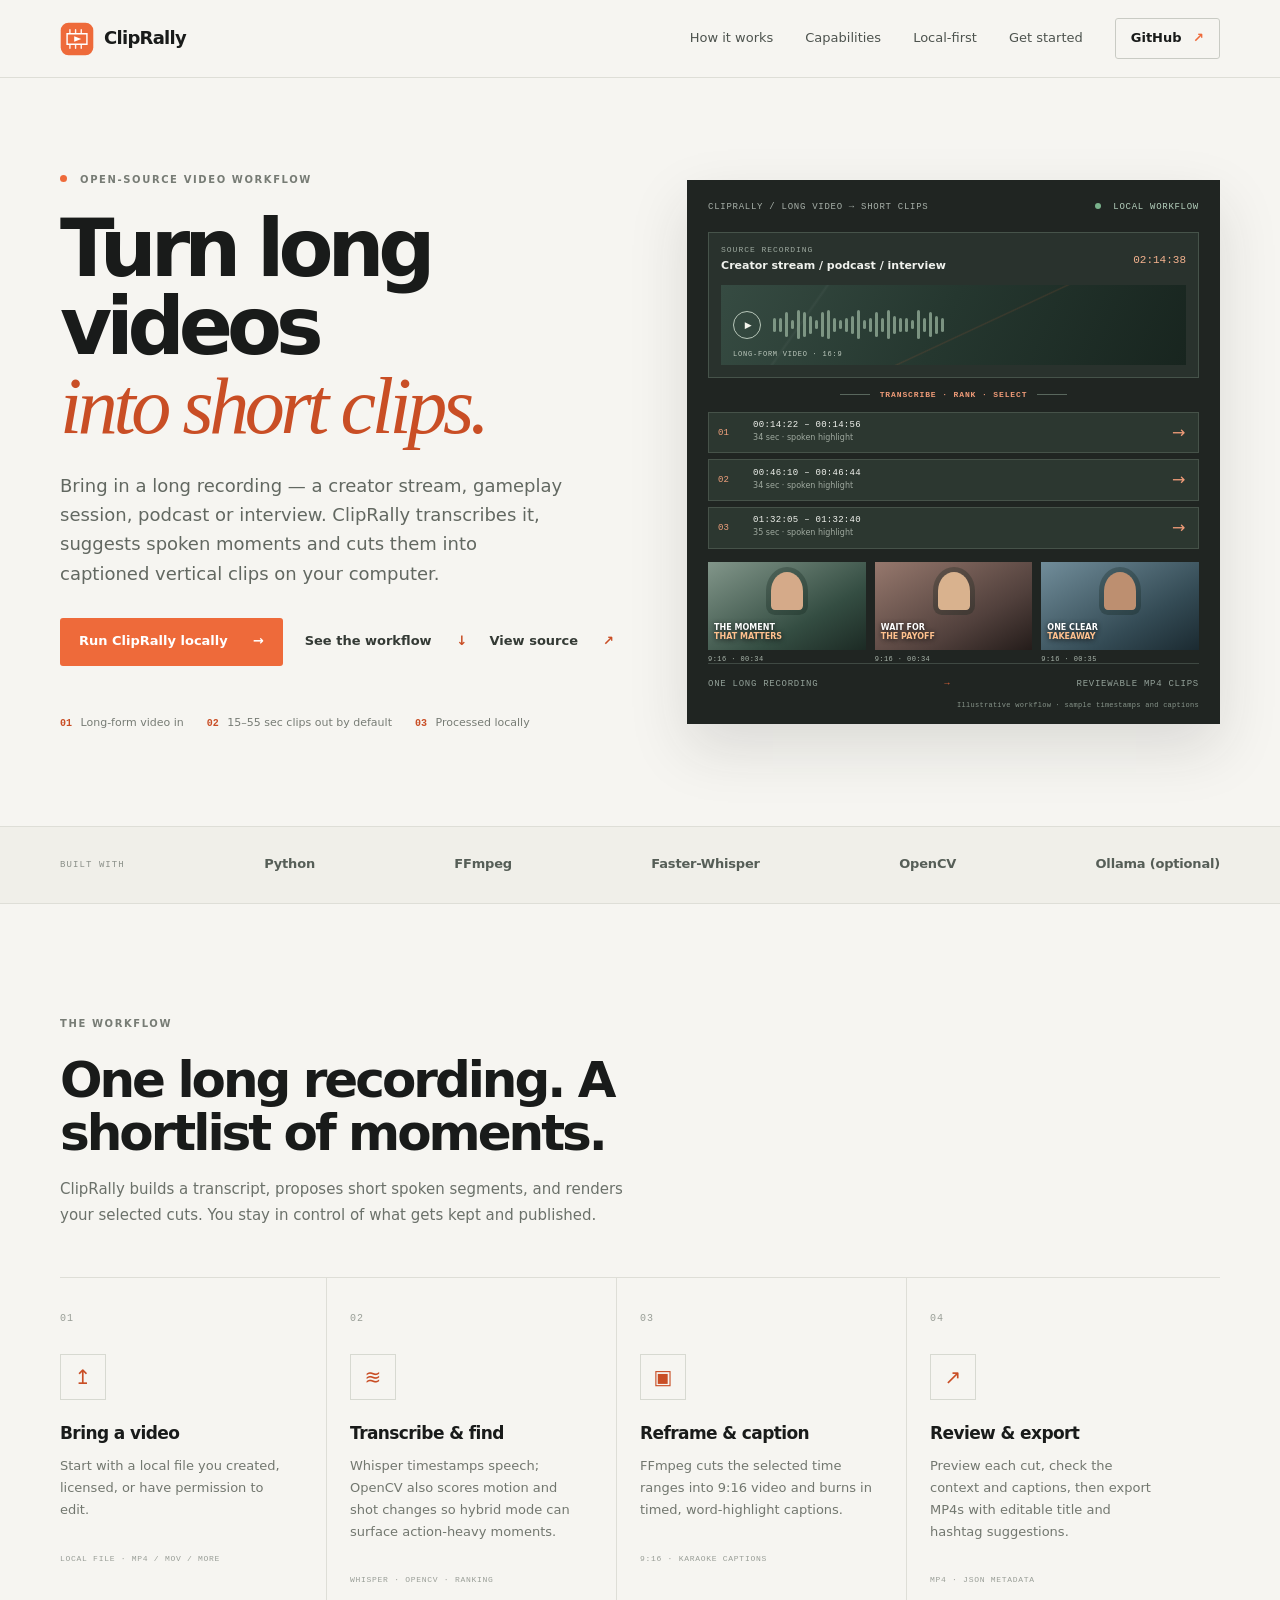
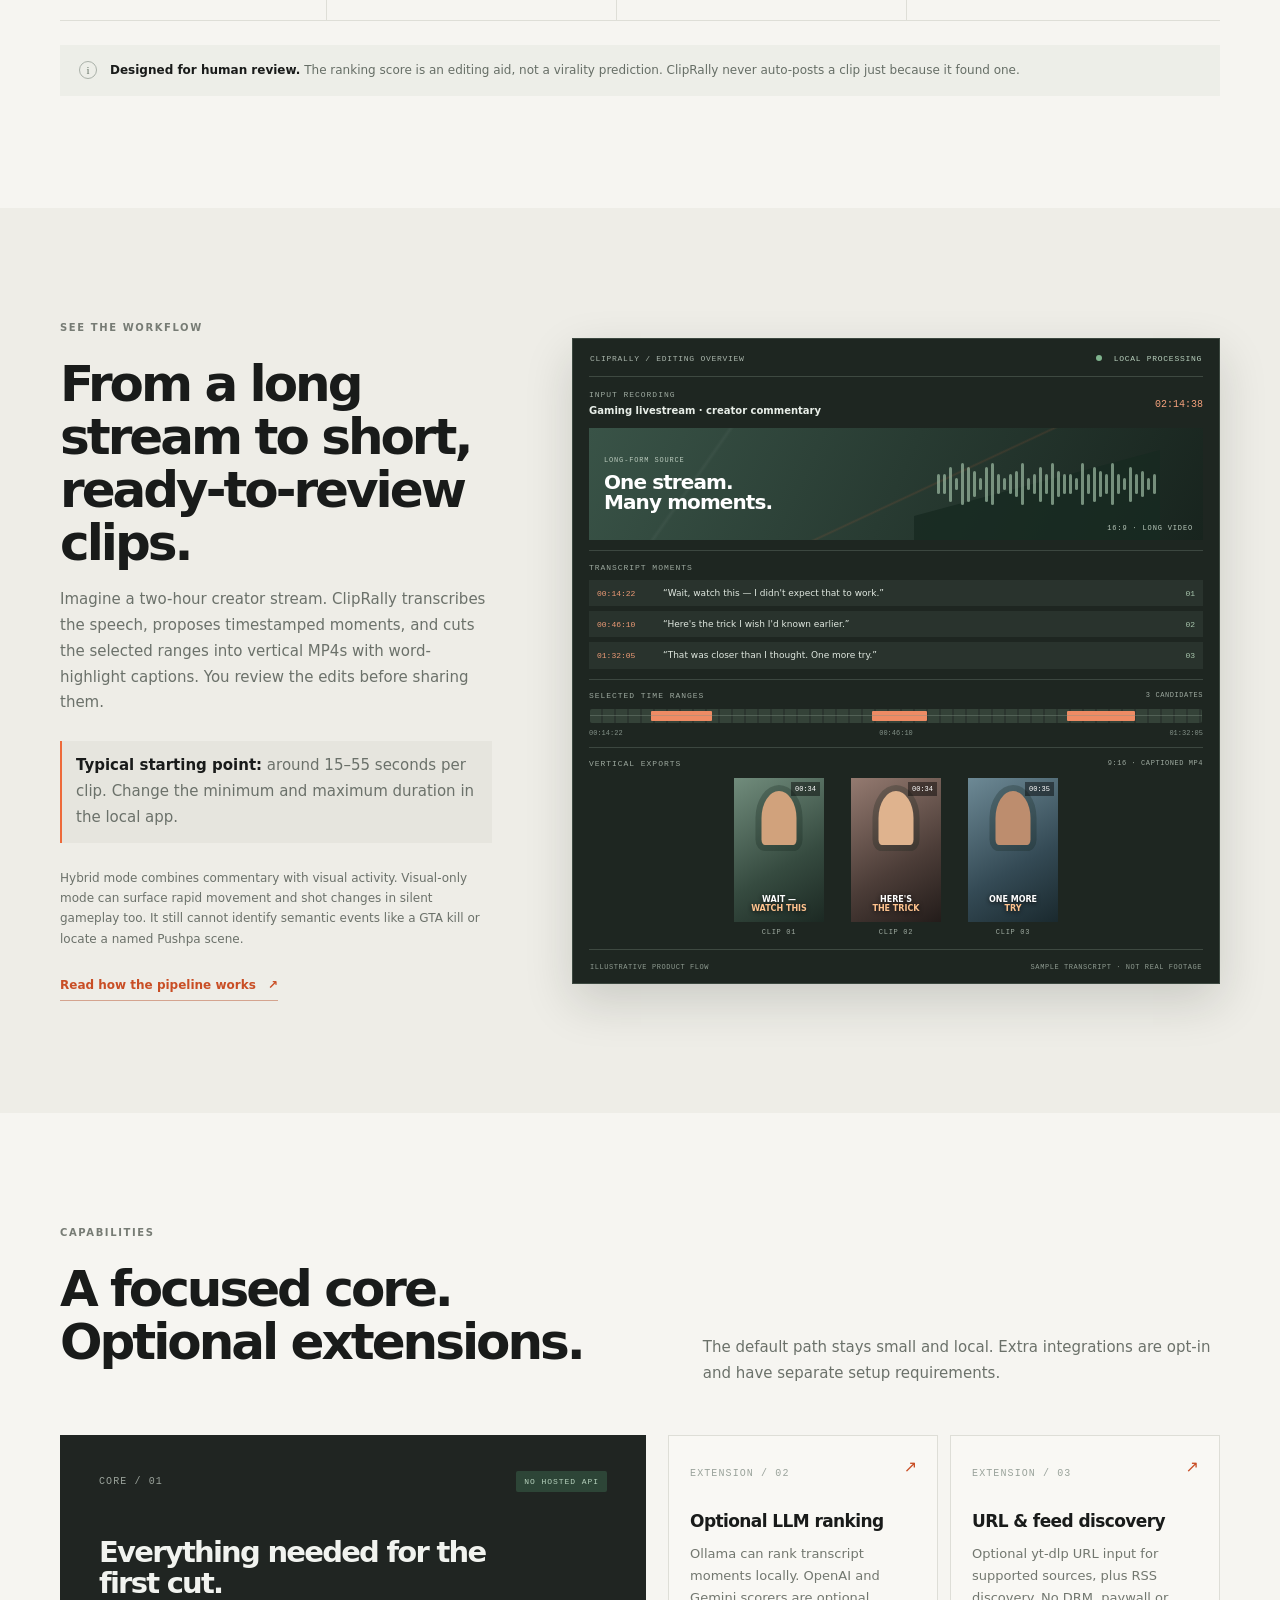
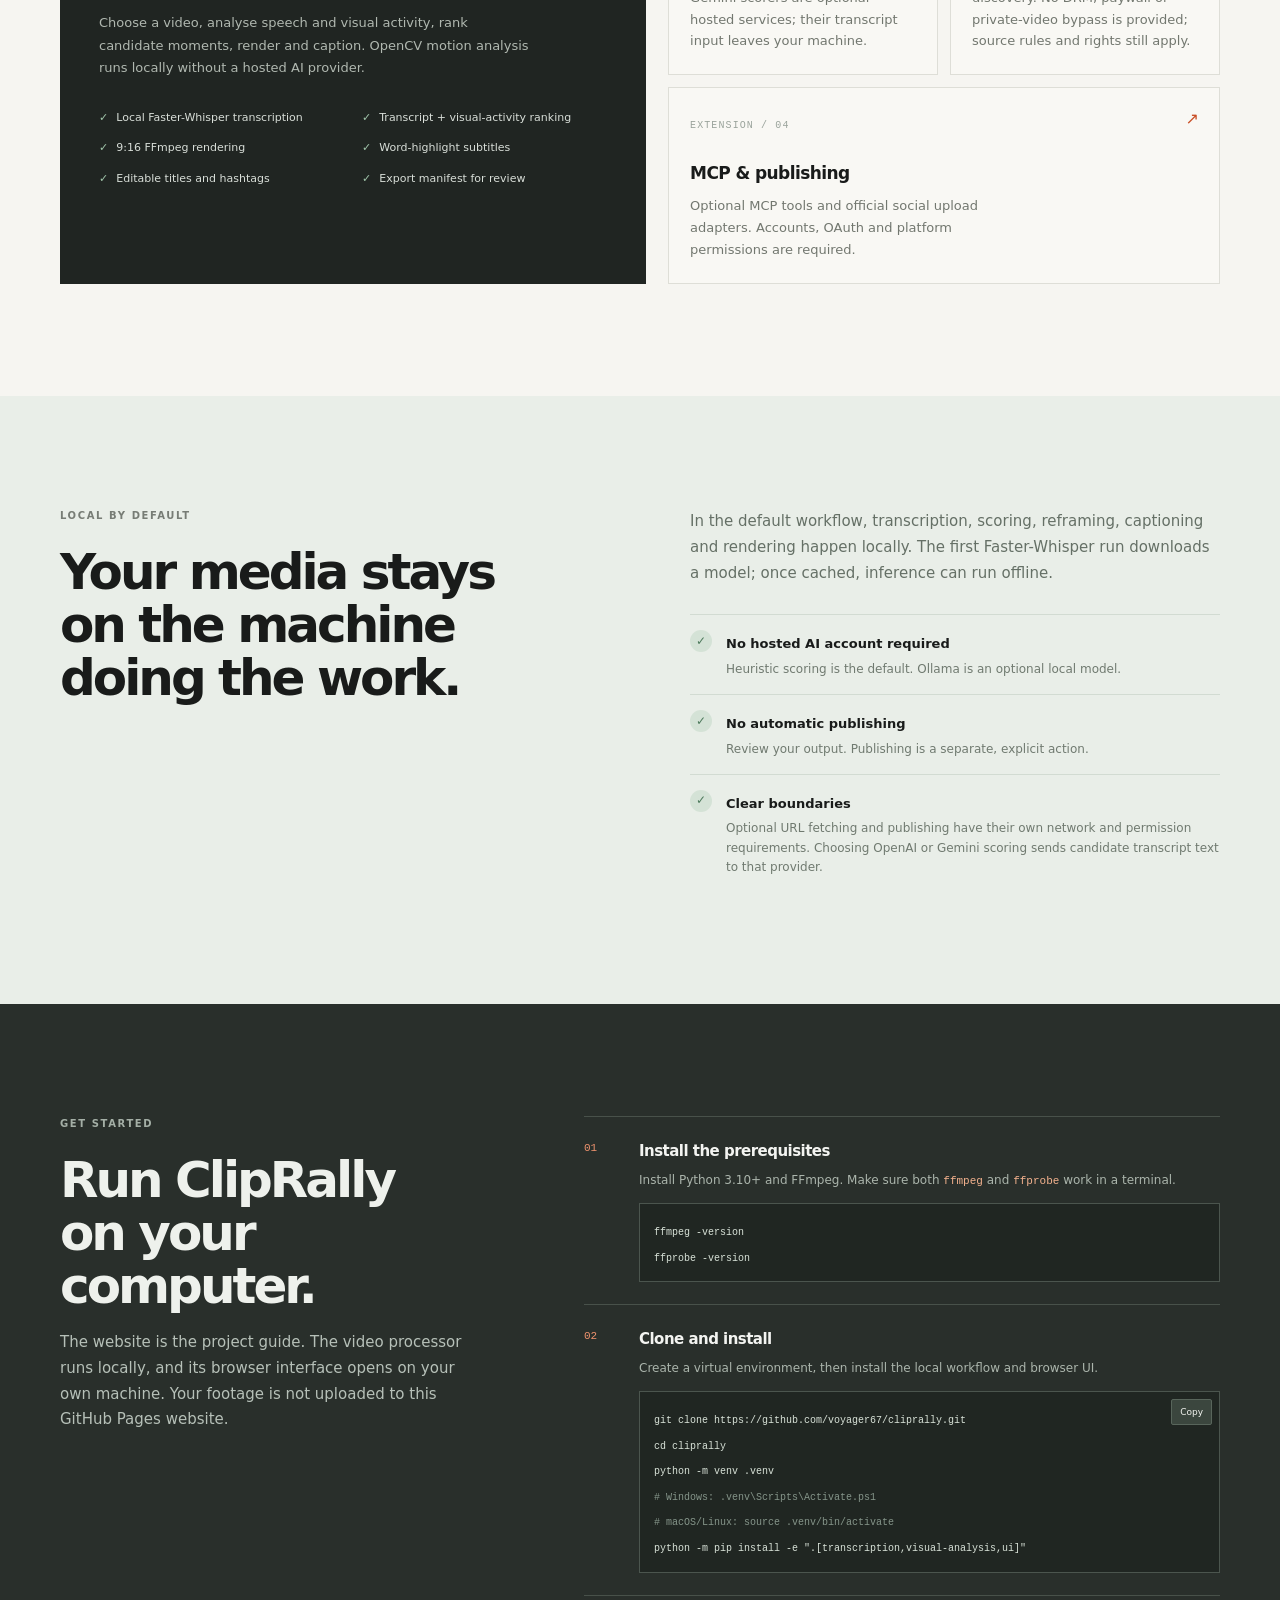
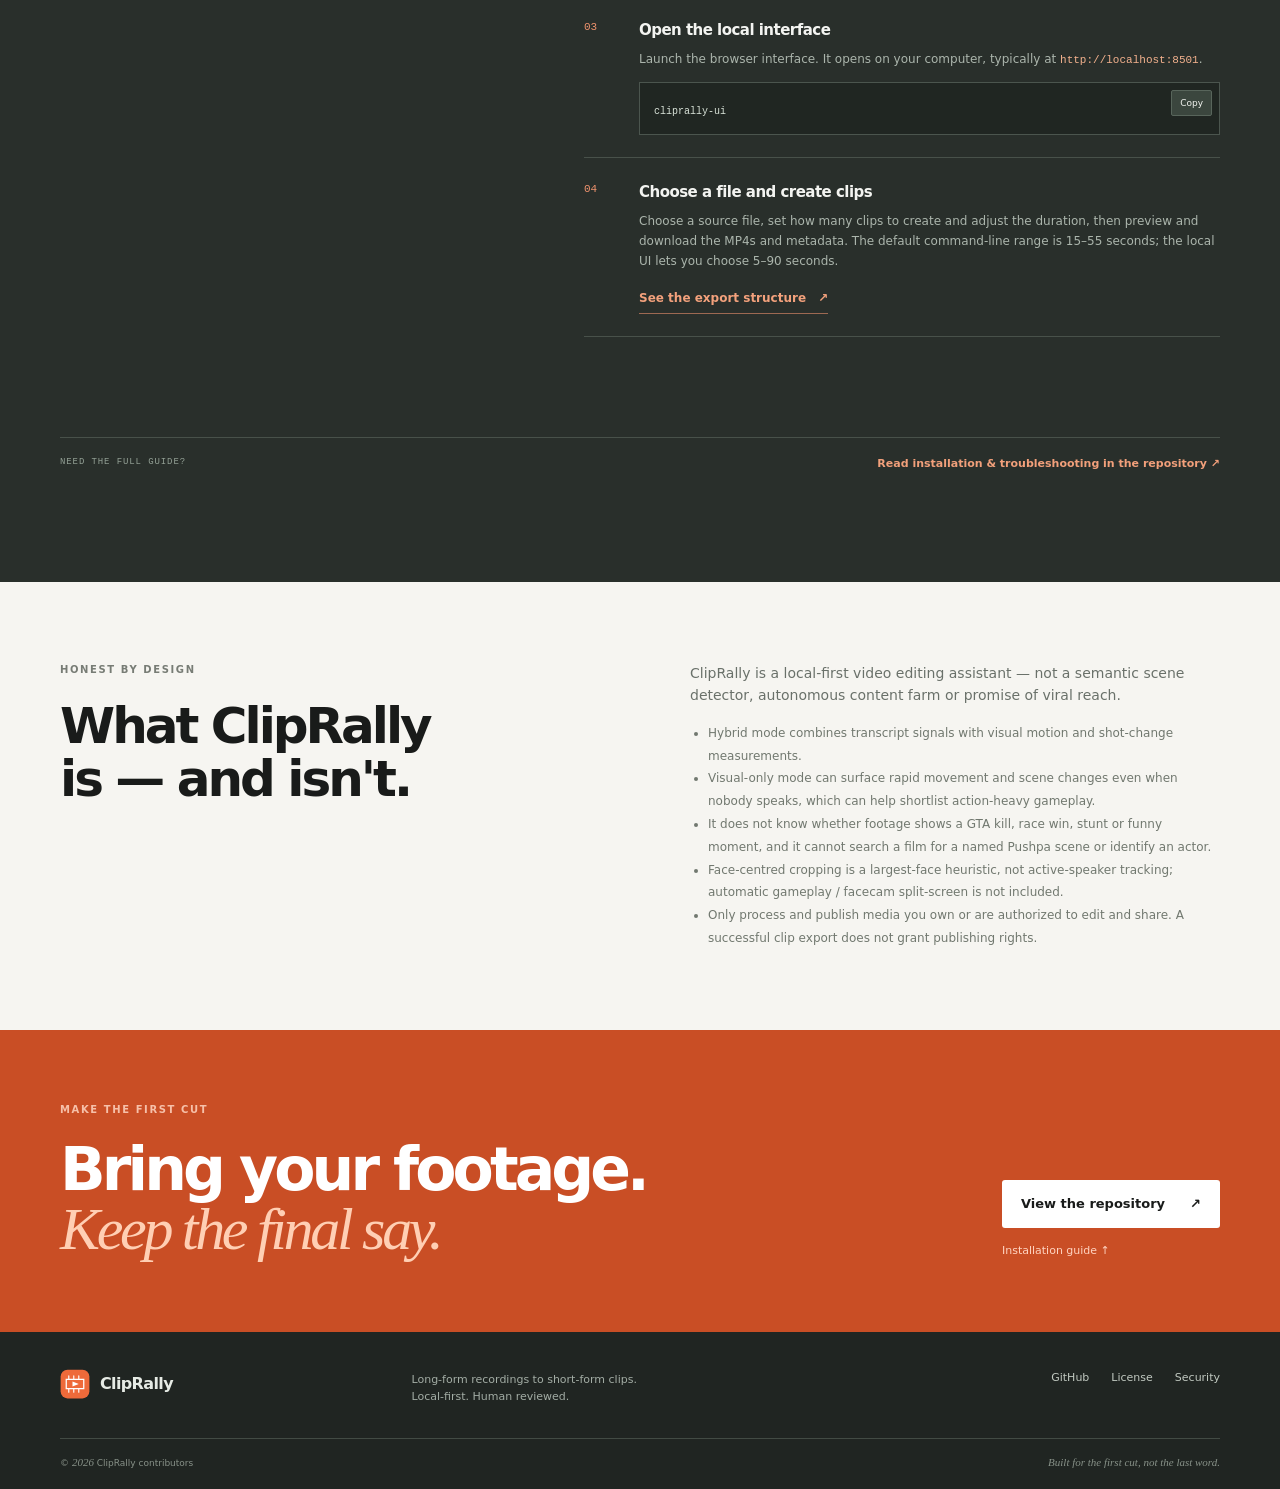
<file: docs/index.html>
<!doctype html>
<html lang="en">
<head>
  <meta charset="utf-8">
  <meta name="viewport" content="width=device-width, initial-scale=1">
  <meta name="theme-color" content="#f6f5f1">
  <meta name="description" content="Turn long streams, podcasts and recordings into short, captioned vertical clips. ClipRally transcribes speech, suggests moments and renders locally.">
  <meta property="og:type" content="website">
  <meta property="og:title" content="ClipRally — turn long videos into short clips">
  <meta property="og:description" content="Transcribe a long recording, review suggested moments, and export captioned vertical MP4s on your computer.">
  <title>ClipRally — turn long videos into short clips</title>
  <link rel="icon" href="assets/mark.svg" type="image/svg+xml">
  <link rel="stylesheet" href="assets/site.css">
  <script defer src="assets/site.js"></script>
</head>
<body>
  <a class="skip-link" href="#main">Skip to content</a>
  <header class="site-header">
    <div class="shell header-inner">
      <a class="brand" href="#top" aria-label="ClipRally home">
        <img src="assets/mark.svg" alt="" width="34" height="34">
        <span>ClipRally</span>
      </a>
      <button class="menu-toggle" type="button" aria-expanded="false" aria-controls="primary-nav" aria-label="Open navigation">
        <span></span><span></span>
      </button>
      <nav class="primary-nav" id="primary-nav" aria-label="Primary navigation">
        <a href="#workflow">How it works</a>
        <a href="#features">Capabilities</a>
        <a href="#privacy">Local-first</a>
        <a href="#start">Get started</a>
        <a class="nav-github" href="https://github.com/voyager67/cliprally" target="_blank" rel="noreferrer">GitHub <span aria-hidden="true">↗</span></a>
      </nav>
    </div>
  </header>

  <main id="main">
    <section class="hero section" id="top">
      <div class="shell hero-grid">
        <div class="hero-copy">
          <p class="eyebrow"><span class="eyebrow-dot"></span> OPEN-SOURCE VIDEO WORKFLOW</p>
          <h1>Turn long videos<br><em>into short clips.</em></h1>
          <p class="hero-lede">Bring in a long recording — a creator stream, gameplay session, podcast or interview. ClipRally transcribes it, suggests spoken moments and cuts them into captioned vertical clips on your computer.</p>
          <div class="hero-actions">
            <a class="button button-primary" href="#start">Run ClipRally locally <span aria-hidden="true">→</span></a>
            <a class="button button-quiet" href="#workflow">See the workflow <span aria-hidden="true">↓</span></a>
            <a class="button button-quiet" href="https://github.com/voyager67/cliprally" target="_blank" rel="noreferrer">View source <span aria-hidden="true">↗</span></a>
          </div>
          <div class="hero-facts" aria-label="Project properties">
            <span><b>01</b> Long-form video in</span>
            <span><b>02</b> 15–55 sec clips out by default</span>
            <span><b>03</b> Processed locally</span>
          </div>
        </div>
        <div class="hero-visual flow-visual" role="img" aria-label="Illustrative workflow: one long recording becomes transcript-ranked moments and several short vertical clips">
          <div class="visual-topline"><span>CLIPRALLY / LONG VIDEO → SHORT CLIPS</span><span class="visual-status"><i></i> LOCAL WORKFLOW</span></div>
          <div class="flow-source-card">
            <div class="flow-source-head">
              <div><span class="flow-kicker">SOURCE RECORDING</span><strong>Creator stream / podcast / interview</strong></div>
              <span class="flow-source-duration">02:14:38</span>
            </div>
            <div class="flow-source-screen">
              <span class="flow-play" aria-hidden="true">▶</span>
              <div class="flow-wave" aria-hidden="true"><i></i><i></i><i></i><i></i><i></i><i></i><i></i><i></i><i></i><i></i><i></i><i></i><i></i><i></i><i></i><i></i><i></i><i></i><i></i><i></i><i></i><i></i><i></i><i></i><i></i><i></i><i></i><i></i><i></i></div>
              <span class="flow-screen-label">LONG-FORM VIDEO · 16:9</span>
            </div>
          </div>
          <div class="flow-connector"><span></span><b>TRANSCRIBE · RANK · SELECT</b><span></span></div>
          <div class="flow-moments">
            <div class="flow-moment"><span class="moment-number">01</span><span><b>00:14:22 – 00:14:56</b><small>34 sec · spoken highlight</small></span><em>→</em></div>
            <div class="flow-moment"><span class="moment-number">02</span><span><b>00:46:10 – 00:46:44</b><small>34 sec · spoken highlight</small></span><em>→</em></div>
            <div class="flow-moment"><span class="moment-number">03</span><span><b>01:32:05 – 01:32:40</b><small>35 sec · spoken highlight</small></span><em>→</em></div>
          </div>
          <div class="flow-outputs">
            <div class="flow-output"><div class="flow-output-screen"><span>THE MOMENT<br><b>THAT MATTERS</b></span></div><small>9:16 · 00:34</small></div>
            <div class="flow-output"><div class="flow-output-screen flow-output-two"><span>WAIT FOR<br><b>THE PAYOFF</b></span></div><small>9:16 · 00:34</small></div>
            <div class="flow-output"><div class="flow-output-screen flow-output-three"><span>ONE CLEAR<br><b>TAKEAWAY</b></span></div><small>9:16 · 00:35</small></div>
          </div>
          <div class="visual-foot"><span>ONE LONG RECORDING</span><span>→</span><span>REVIEWABLE MP4 CLIPS</span></div>
          <p class="flow-disclaimer">Illustrative workflow · sample timestamps and captions</p>
        </div>
      </div>
    </section>

    <section class="proof-strip" aria-label="Technology stack">
      <div class="shell proof-inner">
        <span class="proof-label">BUILT WITH</span>
        <span>Python</span><span>FFmpeg</span><span>Faster-Whisper</span><span>OpenCV</span><span>Ollama (optional)</span>
      </div>
    </section>

    <section class="section workflow-section" id="workflow">
      <div class="shell">
        <div class="section-heading">
          <p class="eyebrow">THE WORKFLOW</p>
          <h2>One long recording. A shortlist of moments.</h2>
          <p>ClipRally builds a transcript, proposes short spoken segments, and renders your selected cuts. You stay in control of what gets kept and published.</p>
        </div>
        <div class="workflow-grid">
          <article class="workflow-step"><span class="step-number">01</span><div class="step-icon icon-file">↥</div><h3>Bring a video</h3><p>Start with a local file you created, licensed, or have permission to edit.</p><small>LOCAL FILE · MP4 / MOV / MORE</small></article>
          <article class="workflow-step"><span class="step-number">02</span><div class="step-icon icon-wave">≋</div><h3>Transcribe & find</h3><p>Whisper timestamps speech; OpenCV also scores motion and shot changes so hybrid mode can surface action-heavy moments.</p><small>WHISPER · OPENCV · RANKING</small></article>
          <article class="workflow-step"><span class="step-number">03</span><div class="step-icon icon-frame">▣</div><h3>Reframe & caption</h3><p>FFmpeg cuts the selected time ranges into 9:16 video and burns in timed, word-highlight captions.</p><small>9:16 · KARAOKE CAPTIONS</small></article>
          <article class="workflow-step"><span class="step-number">04</span><div class="step-icon icon-export">↗</div><h3>Review & export</h3><p>Preview each cut, check the context and captions, then export MP4s with editable title and hashtag suggestions.</p><small>MP4 · JSON METADATA</small></article>
        </div>
        <div class="workflow-note"><span class="note-mark">i</span><p><strong>Designed for human review.</strong> The ranking score is an editing aid, not a virality prediction. ClipRally never auto-posts a clip just because it found one.</p></div>
      </div>
    </section>

    <section class="section demo-section" id="demo">
      <div class="shell demo-grid">
        <div class="demo-copy">
          <p class="eyebrow">SEE THE WORKFLOW</p>
          <h2>From a long stream to short, ready-to-review clips.</h2>
          <p>Imagine a two-hour creator stream. ClipRally transcribes the speech, proposes timestamped moments, and cuts the selected ranges into vertical MP4s with word-highlight captions. You review the edits before sharing them.</p>
          <p class="demo-note"><strong>Typical starting point:</strong> around 15–55 seconds per clip. Change the minimum and maximum duration in the local app.</p>
          <p class="demo-limit">Hybrid mode combines commentary with visual activity. Visual-only mode can surface rapid movement and shot changes in silent gameplay too. It still cannot identify semantic events like a GTA kill or locate a named Pushpa scene.</p>
          <a class="text-link" href="https://github.com/voyager67/cliprally/blob/main/docs/architecture.md" target="_blank" rel="noreferrer">Read how the pipeline works <span aria-hidden="true">↗</span></a>
        </div>
        <figure class="demo-frame product-demo" aria-label="Illustrative ClipRally workflow with a long recording, transcript cues, selected timestamps and vertical clip exports">
          <div class="product-demo-top"><span>CLIPRALLY / EDITING OVERVIEW</span><span class="demo-state"><i></i> LOCAL PROCESSING</span></div>
          <div class="product-source">
            <div class="product-source-meta"><div><span class="product-label">INPUT RECORDING</span><strong>Gaming livestream · creator commentary</strong></div><span class="source-length">02:14:38</span></div>
            <div class="product-source-screen">
              <div class="source-screen-copy"><span>LONG-FORM SOURCE</span><b>One stream.<br>Many moments.</b></div>
              <div class="source-screen-wave" aria-hidden="true"><i></i><i></i><i></i><i></i><i></i><i></i><i></i><i></i><i></i><i></i><i></i><i></i><i></i><i></i><i></i><i></i><i></i><i></i><i></i><i></i><i></i><i></i><i></i><i></i><i></i><i></i><i></i><i></i><i></i><i></i><i></i><i></i><i></i><i></i><i></i><i></i><i></i></div>
              <span class="source-format">16:9 · LONG VIDEO</span>
            </div>
          </div>
          <div class="product-transcript">
            <div class="product-label">TRANSCRIPT MOMENTS</div>
            <div class="transcript-sample"><time>00:14:22</time><span>“Wait, watch this — I didn't expect that to work.”</span><b>01</b></div>
            <div class="transcript-sample"><time>00:46:10</time><span>“Here's the trick I wish I'd known earlier.”</span><b>02</b></div>
            <div class="transcript-sample"><time>01:32:05</time><span>“That was closer than I thought. One more try.”</span><b>03</b></div>
          </div>
          <div class="product-cutline">
            <div class="cutline-head"><span class="product-label">SELECTED TIME RANGES</span><span>3 CANDIDATES</span></div>
            <div class="cutline-track"><i></i><i></i><i></i><span></span></div>
            <div class="cutline-times"><span>00:14:22</span><span>00:46:10</span><span>01:32:05</span></div>
          </div>
          <div class="product-results">
            <div class="results-head"><span class="product-label">VERTICAL EXPORTS</span><span>9:16 · CAPTIONED MP4</span></div>
            <div class="product-output-grid">
              <div class="product-output"><div class="output-shot output-shot-a"><span>WAIT —<br><b>WATCH THIS</b></span><small>00:34</small></div><b>CLIP 01</b></div>
              <div class="product-output"><div class="output-shot output-shot-b"><span>HERE'S<br><b>THE TRICK</b></span><small>00:34</small></div><b>CLIP 02</b></div>
              <div class="product-output"><div class="output-shot output-shot-c"><span>ONE MORE<br><b>TRY</b></span><small>00:35</small></div><b>CLIP 03</b></div>
            </div>
          </div>
          <figcaption><span>ILLUSTRATIVE PRODUCT FLOW</span><span>SAMPLE TRANSCRIPT · NOT REAL FOOTAGE</span></figcaption>
        </figure>
      </div>
    </section>

    <section class="section feature-section" id="features">
      <div class="shell">
        <div class="section-heading section-heading-row">
          <div><p class="eyebrow">CAPABILITIES</p><h2>A focused core. Optional extensions.</h2></div>
          <p>The default path stays small and local. Extra integrations are opt-in and have separate setup requirements.</p>
        </div>
        <div class="feature-layout">
          <div class="feature-primary">
            <div class="feature-primary-top"><span class="feature-index">CORE / 01</span><span class="pill pill-green">NO HOSTED API</span></div>
            <h3>Everything needed for the first cut.</h3>
            <p>Choose a video, analyse speech and visual activity, rank candidate moments, render and caption. OpenCV motion analysis runs locally without a hosted AI provider.</p>
            <ul class="check-list"><li>Local Faster-Whisper transcription</li><li>Transcript + visual-activity ranking</li><li>9:16 FFmpeg rendering</li><li>Word-highlight subtitles</li><li>Editable titles and hashtags</li><li>Export manifest for review</li></ul>
          </div>
          <div class="feature-secondary">
            <article class="extension-card"><span class="feature-index">EXTENSION / 02</span><h3>Optional LLM ranking</h3><p>Ollama can rank transcript moments locally. OpenAI and Gemini scorers are optional hosted services; their transcript input leaves your machine.</p><span class="extension-arrow">↗</span></article>
            <article class="extension-card"><span class="feature-index">EXTENSION / 03</span><h3>URL & feed discovery</h3><p>Optional yt-dlp URL input for supported sources, plus RSS discovery. No DRM, paywall or private-video bypass is provided; source rules and rights still apply.</p><span class="extension-arrow">↗</span></article>
            <article class="extension-card"><span class="feature-index">EXTENSION / 04</span><h3>MCP & publishing</h3><p>Optional MCP tools and official social upload adapters. Accounts, OAuth and platform permissions are required.</p><span class="extension-arrow">↗</span></article>
          </div>
        </div>
      </div>
    </section>

    <section class="section privacy-section" id="privacy">
      <div class="shell privacy-grid">
        <div><p class="eyebrow">LOCAL BY DEFAULT</p><h2>Your media stays on the machine doing the work.</h2></div>
        <div class="privacy-copy"><p>In the default workflow, transcription, scoring, reframing, captioning and rendering happen locally. The first Faster-Whisper run downloads a model; once cached, inference can run offline.</p><div class="privacy-detail"><span class="privacy-check">✓</span><div><strong>No hosted AI account required</strong><p>Heuristic scoring is the default. Ollama is an optional local model.</p></div></div><div class="privacy-detail"><span class="privacy-check">✓</span><div><strong>No automatic publishing</strong><p>Review your output. Publishing is a separate, explicit action.</p></div></div><div class="privacy-detail"><span class="privacy-check">✓</span><div><strong>Clear boundaries</strong><p>Optional URL fetching and publishing have their own network and permission requirements. Choosing OpenAI or Gemini scoring sends candidate transcript text to that provider.</p></div></div></div>
      </div>
    </section>

    <section class="section start-section" id="start">
      <div class="shell start-shell">
        <div class="start-heading"><p class="eyebrow">GET STARTED</p><h2>Run ClipRally on your computer.</h2><p>The website is the project guide. The video processor runs locally, and its browser interface opens on your own machine. Your footage is not uploaded to this GitHub Pages website.</p></div>
        <div class="start-content">
          <div class="start-step"><span>01</span><div><h3>Install the prerequisites</h3><p>Install Python 3.10+ and FFmpeg. Make sure both <code>ffmpeg</code> and <code>ffprobe</code> work in a terminal.</p><div class="code-block"><code>ffmpeg -version<br>ffprobe -version</code></div></div></div>
          <div class="start-step"><span>02</span><div><h3>Clone and install</h3><p>Create a virtual environment, then install the local workflow and browser UI.</p><div class="code-block"><code>git clone https://github.com/voyager67/cliprally.git<br>cd cliprally<br>python -m venv .venv<br><span class="code-comment"># Windows: .venv\Scripts\Activate.ps1</span><br><span class="code-comment"># macOS/Linux: source .venv/bin/activate</span><br>python -m pip install -e ".[transcription,visual-analysis,ui]"</code><button class="copy-button" type="button" data-copy="git clone https://github.com/voyager67/cliprally.git&#10;cd cliprally&#10;python -m venv .venv&#10;python -m pip install -e &quot;.[transcription,visual-analysis,ui]&quot;" aria-label="Copy install commands">Copy</button></div></div></div>
          <div class="start-step"><span>03</span><div><h3>Open the local interface</h3><p>Launch the browser interface. It opens on your computer, typically at <code>http://localhost:8501</code>.</p><div class="code-block"><code>cliprally-ui</code><button class="copy-button" type="button" data-copy="cliprally-ui" aria-label="Copy launch command">Copy</button></div></div></div>
          <div class="start-step"><span>04</span><div><h3>Choose a file and create clips</h3><p>Choose a source file, set how many clips to create and adjust the duration, then preview and download the MP4s and metadata. The default command-line range is 15–55 seconds; the local UI lets you choose 5–90 seconds.</p><a class="text-link" href="https://github.com/voyager67/cliprally#what-gets-exported" target="_blank" rel="noreferrer">See the export structure <span aria-hidden="true">↗</span></a></div></div>
        </div>
        <div class="start-footer"><span>NEED THE FULL GUIDE?</span><a href="https://github.com/voyager67/cliprally#readme" target="_blank" rel="noreferrer">Read installation & troubleshooting in the repository <span aria-hidden="true">↗</span></a></div>
      </div>
    </section>

    <section class="section limits-section">
      <div class="shell limits-grid">
        <div><p class="eyebrow">HONEST BY DESIGN</p><h2>What ClipRally is — and isn't.</h2></div>
        <div class="limits-copy"><p>ClipRally is a local-first video editing assistant — not a semantic scene detector, autonomous content farm or promise of viral reach.</p><ul><li>Hybrid mode combines transcript signals with visual motion and shot-change measurements.</li><li>Visual-only mode can surface rapid movement and scene changes even when nobody speaks, which can help shortlist action-heavy gameplay.</li><li>It does not know whether footage shows a GTA kill, race win, stunt or funny moment, and it cannot search a film for a named Pushpa scene or identify an actor.</li><li>Face-centred cropping is a largest-face heuristic, not active-speaker tracking; automatic gameplay / facecam split-screen is not included.</li><li>Only process and publish media you own or are authorized to edit and share. A successful clip export does not grant publishing rights.</li></ul></div>
      </div>
    </section>

    <section class="closing-cta">
      <div class="shell closing-inner"><div><p class="eyebrow">MAKE THE FIRST CUT</p><h2>Bring your footage.<br><em>Keep the final say.</em></h2></div><div class="closing-actions"><a class="button button-light" href="https://github.com/voyager67/cliprally" target="_blank" rel="noreferrer">View the repository <span aria-hidden="true">↗</span></a><a class="closing-link" href="#start">Installation guide ↑</a></div></div>
    </section>
  </main>

  <footer class="site-footer">
    <div class="shell footer-main"><a class="brand footer-brand" href="#top"><img src="assets/mark.svg" alt="" width="30" height="30"><span>ClipRally</span></a><p>Long-form recordings to short-form clips.<br>Local-first. Human reviewed.</p><div class="footer-links"><a href="https://github.com/voyager67/cliprally" target="_blank" rel="noreferrer">GitHub</a><a href="https://github.com/voyager67/cliprally/blob/main/LICENSE" target="_blank" rel="noreferrer">License</a><a href="https://github.com/voyager67/cliprally/blob/main/SECURITY.md" target="_blank" rel="noreferrer">Security</a></div></div>
    <div class="shell footer-bottom"><span>© <span id="year">2026</span> ClipRally contributors</span><span>Built for the first cut, not the last word.</span></div>
  </footer>
</body>
</html>
</file>
<file: docs/assets/site.css>
:root{--paper:#f6f5f1;--white:#fff;--ink:#191b1a;--muted:#686d68;--line:#deded7;--orange:#ee6a3a;--orange-dark:#c94e25;--green:#52715f;--green-light:#e5eee8;--dark:#202522;--dark-soft:#303935;--serif:Georgia,"Times New Roman",serif;--sans:Inter,ui-sans-serif,system-ui,-apple-system,BlinkMacSystemFont,"Segoe UI",sans-serif;--mono:ui-monospace,SFMono-Regular,Menlo,Consolas,monospace;--max:1160px}*{box-sizing:border-box}html{scroll-behavior:smooth;scroll-padding-top:90px}body{margin:0;background:var(--paper);color:var(--ink);font-family:var(--sans);font-size:16px;line-height:1.6;-webkit-font-smoothing:antialiased}a{color:inherit;text-decoration:none}button{font:inherit}.shell{width:min(var(--max),calc(100% - 52px));margin-inline:auto}.section{padding:112px 0}.skip-link{position:absolute;left:-9999px;top:8px;padding:10px 14px;background:var(--ink);color:#fff;z-index:100}.skip-link:focus{left:10px}.site-header{height:78px;border-bottom:1px solid var(--line);background:rgba(246,245,241,.94);position:sticky;top:0;z-index:20;backdrop-filter:blur(14px)}.header-inner{height:100%;display:flex;align-items:center;justify-content:space-between}.brand{display:inline-flex;align-items:center;gap:10px;font-weight:750;font-size:18px;letter-spacing:-.04em}.brand img{display:block}.primary-nav{display:flex;align-items:center;gap:32px;font-size:13px;color:#4d534e}.primary-nav a{transition:color .2s}.primary-nav a:hover,.footer-links a:hover{color:var(--orange-dark)}.primary-nav .nav-github{border:1px solid #c9cbc4;padding:9px 15px;border-radius:3px;color:var(--ink);font-weight:650}.nav-github span{padding-left:7px;color:var(--orange)}.menu-toggle{display:none;background:none;border:0;padding:10px}.menu-toggle span{display:block;width:21px;height:1.5px;background:var(--ink);margin:5px}.hero{padding-top:94px;padding-bottom:94px}.hero-grid{display:grid;grid-template-columns:1fr .96fr;align-items:center;gap:72px}.eyebrow{font-size:10px;font-weight:750;letter-spacing:.16em;color:#777c75;margin:0 0 22px}.eyebrow-dot{display:inline-block;width:7px;height:7px;border-radius:100%;background:var(--orange);margin-right:8px;vertical-align:1px}.hero h1{font-size:clamp(52px,6.3vw,80px);letter-spacing:-.075em;line-height:.98;font-weight:630;margin:0 0 26px}.hero h1 em,.closing-inner h2 em{font-family:var(--serif);font-weight:400;letter-spacing:-.055em;color:var(--orange-dark)}.hero-lede{color:#626861;font-size:18px;max-width:510px;line-height:1.62;margin:0 0 30px}.hero-actions{display:flex;align-items:center;gap:22px}.button{min-height:48px;padding:0 19px;display:inline-flex;align-items:center;justify-content:center;gap:25px;border-radius:3px;font-size:13px;font-weight:680;transition:transform .2s,background .2s}.button:hover{transform:translateY(-2px)}.button-primary{background:var(--orange);color:#fff}.button-primary:hover{background:var(--orange-dark)}.button-quiet{padding-inline:0;color:#343a35}.button-quiet span{color:var(--orange-dark)}.hero-facts{display:flex;gap:23px;margin-top:48px;flex-wrap:wrap}.hero-facts span{font-size:11px;color:#777c75}.hero-facts b{color:var(--orange-dark);font-family:var(--mono);font-size:10px;margin-right:5px}.hero-visual{background:var(--dark);color:#e9ede8;padding:20px 21px 17px;box-shadow:0 24px 56px rgba(35,41,36,.13)}.visual-topline,.visual-foot,.screen-meta,.demo-frame figcaption{display:flex;align-items:center;justify-content:space-between;font-family:var(--mono);font-size:9px;letter-spacing:.08em;color:#a7b0a9}.visual-status{color:#b4d0bd}.visual-status i{display:inline-block;width:6px;height:6px;background:#79b28b;border-radius:50%;margin-right:6px}.visual-screen{padding:19px 8px 14px}.screen-meta{margin-bottom:8px;color:#89948d}.screen-video{position:relative;overflow:hidden;height:185px;background:linear-gradient(130deg,#657c6c 0%,#263e37 54%,#162a26 100%)}.screen-shape{position:absolute;bottom:-31px;width:54%;height:120px;background:#304d43;transform:skewY(-18deg);opacity:.9}.shape-one{left:-9%}.shape-two{right:-13%;height:148px;background:#1c342d;transform:skewY(17deg)}.screen-sun{position:absolute;width:82px;height:82px;border-radius:50%;background:#e9a66b;right:16%;top:24px;opacity:.9}.screen-caption{position:absolute;left:23px;bottom:20px;font-size:19px;line-height:1.13;letter-spacing:-.035em;color:#fff;text-shadow:0 2px 8px #14221e}.screen-caption strong{color:#ffc27f}.screen-play{position:absolute;right:18px;bottom:18px;border:1px solid rgba(255,255,255,.6);width:30px;height:30px;border-radius:50%;display:grid;place-items:center;font-size:10px;padding-left:2px;color:#fff}.screen-transform{display:flex;align-items:center;justify-content:center;gap:10px;height:32px;color:#c0c8c1;font:8px var(--mono);letter-spacing:.13em}.screen-transform span{width:35px;height:1px;background:#52605a}.output-row{display:grid;grid-template-columns:repeat(3,1fr);gap:10px}.output-card{min-width:0}.output-portrait{height:116px;display:flex;align-items:end;padding:10px 7px;background:linear-gradient(155deg,#82978a,#344b41 60%,#1b2925);position:relative;overflow:hidden}.output-portrait:before{content:"";position:absolute;width:58px;height:72px;border-radius:50% 50% 10% 10%;background:#d2a27e;top:11px;left:50%;transform:translateX(-50%);box-shadow:0 0 0 7px rgba(20,40,31,.2)}.output-portrait span{position:relative;z-index:1;color:#fff;font-size:9px;line-height:1.2;font-weight:600;text-shadow:0 1px 3px #000}.output-portrait b{color:#ffc27f}.portrait-two{background:linear-gradient(145deg,#8f6f64,#3e3532 65%,#201d1b)}.portrait-two:before{background:#e1b68f}.portrait-three{background:linear-gradient(145deg,#6a8790,#31434a 65%,#1b272b)}.portrait-three:before{background:#b98666}.output-card small{font:7px var(--mono);color:#a1ada4;letter-spacing:.08em;display:block;margin-top:7px}.visual-foot{border-top:1px solid #3f4943;padding-top:13px;color:#92a098}.visual-foot span:nth-child(2){color:var(--orange)}.proof-strip{border-block:1px solid var(--line);background:#f0efe9}.proof-inner{min-height:76px;display:flex;align-items:center;justify-content:space-between;gap:20px;flex-wrap:wrap}.proof-inner span{font-size:13px;color:#565e57;font-weight:650;letter-spacing:-.015em}.proof-inner .proof-label{font:9px var(--mono);color:#8a8f88;letter-spacing:.12em;font-weight:500}.section-heading{max-width:660px;margin-bottom:49px}.section-heading h2,.demo-copy h2,.privacy-grid h2,.start-heading h2,.limits-grid h2{font-size:clamp(34px,4vw,50px);line-height:1.06;letter-spacing:-.06em;font-weight:620;margin:0 0 17px}.section-heading>p:last-child,.demo-copy>p:not(.eyebrow),.start-heading>p:not(.eyebrow){font-size:15px;color:#6b716a;max-width:570px;margin:0;line-height:1.72}.workflow-grid{display:grid;grid-template-columns:repeat(4,1fr);border-top:1px solid var(--line);border-bottom:1px solid var(--line)}.workflow-step{padding:25px 23px 30px 0;position:relative;min-height:260px}.workflow-step:not(:last-child){border-right:1px solid var(--line);margin-right:23px}.step-number,.feature-index{font:10px var(--mono);letter-spacing:.11em;color:#999e97}.step-icon{height:46px;width:46px;display:grid;place-items:center;margin:25px 0 20px;border:1px solid #d7d9d1;color:var(--orange-dark);font-size:20px}.workflow-step h3,.extension-card h3,.start-step h3{font-size:17px;letter-spacing:-.035em;margin:0 0 8px;font-weight:690}.workflow-step p,.extension-card p{font-size:13px;color:#72776f;line-height:1.68;max-width:235px;margin:0 0 22px}.workflow-step small{font:8px var(--mono);letter-spacing:.09em;color:#999e97}.workflow-note{display:flex;gap:13px;align-items:flex-start;background:#edeee8;margin-top:24px;padding:16px 19px}.note-mark{width:18px;height:18px;border-radius:50%;border:1px solid #aab1a9;color:#647265;display:grid;place-items:center;font:11px var(--serif);flex:none}.workflow-note p{font-size:12px;color:#666e66;margin:0;line-height:1.6}.workflow-note strong{color:var(--ink)}.demo-section{background:#eeede7}.demo-grid{display:grid;grid-template-columns:.8fr 1.2fr;gap:80px;align-items:center}.demo-copy h2{max-width:420px}.demo-copy>p:not(.eyebrow){margin-bottom:25px}.text-link{display:inline-flex;gap:12px;align-items:center;color:var(--orange-dark);font-size:12px;font-weight:700;border-bottom:1px solid #d4a48f;padding-bottom:5px}.demo-frame{margin:0;background:var(--dark);padding:12px;box-shadow:0 16px 42px rgba(37,44,39,.13)}.demo-frame img{display:block;width:100%;height:auto;max-height:370px;object-fit:contain;background:#151a17}.demo-frame figcaption{padding:12px 3px 1px;color:#9ca79f;font-size:8px}.feature-section{background:var(--paper)}.section-heading-row{display:flex;max-width:none;align-items:end;justify-content:space-between;gap:50px}.section-heading-row>p{max-width:360px;color:#737970;font-size:14px;margin:0 0 5px;line-height:1.7}.feature-layout{display:grid;grid-template-columns:1.03fr .97fr;gap:22px}.feature-primary{background:var(--dark);color:#f1f3ef;padding:36px 39px;min-height:420px}.feature-primary-top{display:flex;justify-content:space-between;align-items:center}.feature-index{color:#9aa39b}.pill{font:8px var(--mono);letter-spacing:.12em;border-radius:2px;padding:6px 8px}.pill-green{background:#2d4537;color:#b6d1bd}.feature-primary h3{font-size:29px;letter-spacing:-.06em;line-height:1.07;margin:45px 0 13px;max-width:400px;font-weight:580}.feature-primary>p{color:#b0b8b0;font-size:13px;max-width:430px;line-height:1.7}.check-list{list-style:none;margin:30px 0 0;padding:0;display:grid;grid-template-columns:1fr 1fr;gap:13px 18px}.check-list li{font-size:11px;color:#d8ded8}.check-list li:before{content:"✓";color:#a1c6ab;margin-right:8px}.feature-secondary{display:grid;grid-template-columns:1fr 1fr;gap:12px}.extension-card{position:relative;border:1px solid var(--line);padding:22px 21px;min-height:204px;background:#f9f8f4}.extension-card:nth-child(3){grid-column:1/-1;min-height:150px}.extension-card h3{margin-top:24px}.extension-card p{margin-bottom:0;max-width:320px}.extension-arrow{position:absolute;right:20px;top:18px;color:var(--orange-dark);font-size:16px}.privacy-section{background:#e9eee8}.privacy-grid{display:grid;grid-template-columns:1fr 1fr;gap:100px}.privacy-grid h2{max-width:450px}.privacy-copy>p{font-size:15px;color:#657066;line-height:1.75;margin:0 0 28px}.privacy-detail{display:flex;gap:14px;padding:15px 0;border-top:1px solid #d2dbd2}.privacy-check{display:grid;place-items:center;width:22px;height:22px;border-radius:50%;background:#d4e2d6;color:#4d795c;font-size:12px;flex:none}.privacy-detail strong{font-size:13px}.privacy-detail p{font-size:12px;color:#707a70;margin:4px 0 0}.start-section{background:#292f2b;color:#eef1ec}.start-shell{display:grid;grid-template-columns:.8fr 1.2fr;gap:100px}.start-heading .eyebrow{color:#a4afa6}.start-heading h2{max-width:410px}.start-heading>p:not(.eyebrow){color:#b6c0b8}.start-content{border-top:1px solid #48514a}.start-step{display:grid;grid-template-columns:40px 1fr;gap:15px;padding:22px 0;border-bottom:1px solid #48514a}.start-step>span{font:11px var(--mono);color:#ef936e;padding-top:3px}.start-step h3{color:#f3f4f1;font-size:15px}.start-step p{font-size:12px;color:#abb5ac;line-height:1.66;margin:0 0 12px}.start-step code{font-family:var(--mono);font-size:11px;color:#f4b28e}.code-block{position:relative;border:1px solid #4b554e;background:#202622;padding:13px 14px;overflow-x:auto}.code-block code{font:10px/1.8 var(--mono);color:#d9e3d9;white-space:nowrap}.code-block .code-comment{color:#85958a}.copy-button{position:absolute;right:7px;top:7px;background:#3b463e;border:1px solid #58655b;border-radius:2px;color:#f2f4ef;font-size:9px;padding:5px 8px;cursor:pointer}.copy-button:hover{background:#52624f}.start-step .text-link{margin-top:4px;color:#f3a17c;border-color:#9d6952}.start-footer{grid-column:1/-1;border-top:1px solid #48514a;padding-top:19px;display:flex;justify-content:space-between;gap:20px;font:9px var(--mono);letter-spacing:.1em;color:#93a095}.start-footer a{font:11px var(--sans);letter-spacing:0;color:#f2a07b;font-weight:650}.limits-section{padding:80px 0}.limits-grid{display:grid;grid-template-columns:1fr 1fr;gap:100px}.limits-grid h2{max-width:410px}.limits-copy>p{font-size:14px;color:#6a716a;margin:0 0 15px}.limits-copy ul{padding-left:18px;color:#71786f;font-size:12px;line-height:1.9;margin:0}.closing-cta{background:var(--orange-dark);color:#fff;padding:72px 0}.closing-inner{display:flex;justify-content:space-between;align-items:end;gap:35px}.closing-inner .eyebrow{color:#f6c0a9}.closing-inner h2{font-size:clamp(38px,5vw,60px);line-height:.99;letter-spacing:-.065em;margin:0;font-weight:620}.closing-inner h2 em{color:#ffcfb4}.closing-actions{display:flex;flex-direction:column;align-items:flex-start;gap:14px}.button-light{background:#fff;color:var(--ink)}.closing-link{font-size:11px;color:#ffd4c2}.site-footer{background:#202522;color:#e6ebe5;padding:37px 0 18px}.footer-main{display:grid;grid-template-columns:1fr 1.3fr 1fr;align-items:start;padding-bottom:30px}.footer-brand{font-size:16px}.footer-main>p{font-size:11px;color:#a3ada5;margin:2px 0}.footer-links{display:flex;justify-content:flex-end;gap:22px;font-size:11px;color:#c1c9c1}.footer-bottom{border-top:1px solid #424b44;padding-top:15px;display:flex;justify-content:space-between;color:#879188;font-size:9px}.footer-bottom span:last-child{font-family:var(--serif);font-style:italic;font-size:11px}.is-copied{background:#55765f!important}.menu-open .primary-nav{display:flex}
@media(max-width:900px){.hero-grid{gap:40px}.hero h1{font-size:64px}.demo-grid,.start-shell{gap:52px}.privacy-grid,.limits-grid{gap:55px}.feature-layout{grid-template-columns:1fr}.feature-primary{min-height:0}.feature-secondary{grid-template-columns:repeat(3,1fr)}.extension-card:nth-child(3){grid-column:auto;min-height:204px}}
@media(max-width:700px){.shell{width:min(100% - 36px,var(--max))}.site-header{height:68px}.menu-toggle{display:block}.primary-nav{display:none;position:absolute;left:0;right:0;top:68px;background:var(--paper);border-bottom:1px solid var(--line);padding:16px 20px 22px;flex-direction:column;align-items:stretch;gap:0}.primary-nav a{padding:12px 4px}.primary-nav .nav-github{margin-top:8px;text-align:center}.hero{padding:66px 0 70px}.hero-grid{grid-template-columns:1fr;gap:48px}.hero h1{font-size:clamp(52px,14vw,70px)}.hero-lede{font-size:16px}.hero-facts{gap:12px 18px;margin-top:32px}.hero-visual{max-width:520px}.screen-video{height:155px}.output-portrait{height:100px}.proof-inner{justify-content:flex-start;gap:14px 22px;padding:18px 0}.proof-inner .proof-label{width:100%}.proof-inner span{font-size:11px}.section{padding:76px 0}.workflow-grid{grid-template-columns:1fr 1fr}.workflow-step{min-height:230px;padding:20px 14px 25px 0}.workflow-step:not(:last-child){margin-right:13px}.workflow-step:nth-child(2){border-right:0;margin-right:0;padding-left:4px}.workflow-step:nth-child(4){border-right:0;margin-right:0;padding-left:4px}.workflow-step:nth-child(3){border-right:1px solid var(--line)}.workflow-step p{font-size:12px}.demo-grid,.privacy-grid,.start-shell,.limits-grid{grid-template-columns:1fr;gap:37px}.demo-frame{order:2}.section-heading-row{display:block}.section-heading-row>p{margin-top:0}.feature-secondary{grid-template-columns:1fr 1fr}.extension-card:nth-child(3){grid-column:1/-1;min-height:150px}.feature-primary{padding:28px 25px}.feature-primary h3{margin-top:32px}.check-list{grid-template-columns:1fr}.start-footer{flex-direction:column}.limits-section{padding:65px 0}.closing-inner{align-items:flex-start;flex-direction:column}.closing-actions{flex-direction:row;align-items:center;flex-wrap:wrap}.footer-main{grid-template-columns:1fr 1fr;gap:22px}.footer-main>p{grid-column:1/-1;grid-row:2}.footer-links{justify-content:flex-start;align-items:center;gap:14px;flex-wrap:wrap}.footer-bottom{gap:10px;flex-direction:column}}
@media(max-width:420px){.hero-actions{align-items:flex-start;flex-direction:column;gap:13px}.button-quiet{min-height:32px}.workflow-grid{grid-template-columns:1fr}.workflow-step,.workflow-step:not(:last-child),.workflow-step:nth-child(2),.workflow-step:nth-child(3),.workflow-step:nth-child(4){border-right:0;border-bottom:1px solid var(--line);margin:0;padding:18px 0;min-height:0}.workflow-step:last-child{border-bottom:0}.step-icon{margin:14px 0}.workflow-step p{max-width:100%;margin-bottom:12px}.feature-secondary{grid-template-columns:1fr}.extension-card,.extension-card:nth-child(3){min-height:0}.extension-card h3{margin-top:16px}.output-portrait{height:88px}.screen-video{height:135px}.screen-caption{font-size:15px}.visual-screen{padding-inline:0}.start-step{grid-template-columns:27px 1fr;gap:9px}}
@media(prefers-reduced-motion:reduce){html{scroll-behavior:auto}*,*::before,*::after{transition:none!important;animation:none!important}}

/* ClipRally workflow visuals: explicit long-source -> selected moments -> vertical exports */
.flow-visual{padding:20px 21px 15px}
.flow-source-card{margin-top:18px;padding:12px;background:#29322d;border:1px solid #46534a}
.flow-source-head{display:flex;justify-content:space-between;align-items:center;gap:12px;margin-bottom:10px}
.flow-source-head>div{display:grid;gap:3px}
.flow-kicker,.product-label{display:block;color:#9da99f;font:8px var(--mono);letter-spacing:.12em}
.flow-source-head strong{font-size:11px;color:#f0f2ed;font-weight:650}
.flow-source-duration{font:11px var(--mono);color:#f4b28e;white-space:nowrap}
.flow-source-screen{height:80px;position:relative;overflow:hidden;background:linear-gradient(115deg,#364b42 0%,#25372f 48%,#18251f 100%);display:flex;align-items:center;padding:12px;gap:12px}
.flow-source-screen:before,.product-source-screen:before{content:"";position:absolute;inset:0;background:linear-gradient(125deg,transparent 20%,rgba(255,255,255,.04) 20.5%,transparent 21%),linear-gradient(155deg,transparent 54%,rgba(238,106,58,.12) 54.5%,transparent 55%)}
.flow-play{position:relative;z-index:1;width:28px;height:28px;border:1px solid #b7c6b9;border-radius:50%;display:grid;place-items:center;padding-left:2px;color:#f5f5ed;font-size:9px;flex:none}
.flow-wave{position:relative;z-index:1;display:flex;align-items:center;gap:3px;flex:1;height:34px}
.flow-wave i{display:block;width:3px;border-radius:3px;background:#91aa96;opacity:.8;height:var(--bar,14px)}
.flow-wave i:nth-child(3n){height:25px}.flow-wave i:nth-child(4n){height:9px}.flow-wave i:nth-child(5n){height:29px}.flow-wave i:nth-child(7n){height:18px}
.flow-screen-label{position:absolute;left:12px;bottom:7px;color:#bdc9be;font:7px var(--mono);letter-spacing:.11em}
.flow-connector{display:flex;align-items:center;justify-content:center;gap:10px;height:34px;color:#ef9b78;font:8px var(--mono);letter-spacing:.11em}
.flow-connector span{height:1px;width:30px;background:#59675d}
.flow-moments{display:grid;gap:6px}
.flow-moment{display:grid;grid-template-columns:26px 1fr 17px;align-items:center;gap:9px;background:#2c3730;border:1px solid #465249;padding:7px 9px}
.moment-number{font:9px var(--mono);color:#f1a17d}
.flow-moment>span:nth-child(2){display:grid;gap:2px}
.flow-moment b{font:9px var(--mono);color:#f1f3ee;letter-spacing:.03em}
.flow-moment small{font-size:8px;color:#9fa99f}
.flow-moment em{font-style:normal;color:#ef9b78}
.flow-outputs{display:grid;grid-template-columns:repeat(3,1fr);gap:9px;margin-top:13px}
.flow-output{min-width:0}
.flow-output-screen{height:88px;display:flex;align-items:flex-end;padding:8px 6px;position:relative;overflow:hidden;background:linear-gradient(150deg,#82968a,#344d42 65%,#1c2a24)}
.flow-output-screen:before{content:"";position:absolute;top:10px;left:50%;transform:translateX(-50%);width:32px;height:38px;border-radius:50% 50% 12% 12%;background:#d5aa89;box-shadow:0 0 0 5px rgba(14,30,22,.28)}
.flow-output-screen span{position:relative;z-index:1;font-size:8px;line-height:1.18;color:#fff;font-weight:600;text-shadow:0 1px 5px #111}
.flow-output-screen b{color:#ffc18e}
.flow-output-two{background:linear-gradient(150deg,#96786d,#51403c 65%,#241c1a)}
.flow-output-two:before{background:#d9b28e}
.flow-output-three{background:linear-gradient(150deg,#718d9a,#344b55 65%,#1b2a31)}
.flow-output-three:before{background:#bd8f70}
.flow-output small{display:block;margin-top:5px;font:7px var(--mono);color:#aab6ac;letter-spacing:.06em}
.flow-disclaimer{margin:10px 0 0;text-align:right;color:#87948a;font:7px var(--mono);letter-spacing:.04em}

.demo-note{margin:17px 0 10px;padding:12px 14px;border-left:2px solid var(--orange);background:#e6e5de;color:#555e56;font-size:12px;line-height:1.6}
.demo-note strong{color:var(--ink)}
.demo-limit{font-size:12px!important;color:#6b716a!important;line-height:1.7!important;margin:0 0 22px!important}
.product-demo{padding:15px 16px 12px;min-width:0;background:#1e2621;border:1px solid #3c4840;box-shadow:0 18px 45px rgba(24,31,26,.16)}
.product-demo-top{display:flex;align-items:center;justify-content:space-between;gap:12px;padding:0 1px 13px;border-bottom:1px solid #3e4941;color:#aab6ac;font:8px var(--mono);letter-spacing:.09em}
.demo-state{color:#b8d0bd;white-space:nowrap}
.demo-state i{display:inline-block;width:6px;height:6px;margin-right:6px;border-radius:50%;background:#7fb38d}
.product-source{padding:13px 0 10px}
.product-source-meta{display:flex;align-items:center;justify-content:space-between;gap:10px;margin-bottom:9px}
.product-source-meta>div{display:grid;gap:4px}
.product-source-meta strong{font-size:10px;color:#e8eee8;font-weight:650}
.source-length{font:10px var(--mono);color:#f4a17c;white-space:nowrap}
.product-source-screen{height:112px;position:relative;overflow:hidden;display:flex;align-items:center;justify-content:space-between;padding:15px;background:linear-gradient(115deg,#395347,#283b32 50%,#18241e)}
.product-source-screen:after{content:"";position:absolute;right:7%;bottom:-38px;width:40%;height:95px;transform:skewY(-15deg);background:#172a21;opacity:.8}
.source-screen-copy{position:relative;z-index:2;display:grid;gap:8px}
.source-screen-copy span,.source-format{font:7px var(--mono);letter-spacing:.12em;color:#b8c8bb}
.source-screen-copy b{font-size:20px;line-height:1.02;letter-spacing:-.045em;color:#fff;font-weight:650}
.source-format{position:absolute;z-index:3;bottom:8px;right:10px}
.source-screen-wave{position:relative;z-index:2;display:flex;align-items:center;gap:3px;height:55px;width:43%;opacity:.7}
.source-screen-wave i{display:block;width:3px;border-radius:4px;background:#9dbba3;height:var(--wave,20px)}
.source-screen-wave i:nth-child(3n){height:35px}.source-screen-wave i:nth-child(4n){height:12px}.source-screen-wave i:nth-child(5n){height:42px}.source-screen-wave i:nth-child(7n){height:26px}
.product-transcript{padding:12px 0 10px;border-top:1px solid #3c4740}
.product-transcript>.product-label{margin-bottom:8px}
.transcript-sample{display:grid;grid-template-columns:59px 1fr 18px;align-items:center;gap:7px;padding:7px 8px;background:#29332d;margin-top:5px}
.transcript-sample time{font:8px var(--mono);color:#ed9b76}
.transcript-sample span{font-size:9px;line-height:1.35;color:#e0e8e0}
.transcript-sample b{font:8px var(--mono);color:#a8c6ad;text-align:right}
.product-cutline{padding:11px 0 10px;border-top:1px solid #3c4740}
.cutline-head,.results-head{display:flex;justify-content:space-between;align-items:center;gap:10px;color:#9eaaa0;font:7px var(--mono);letter-spacing:.08em}
.cutline-track{height:14px;position:relative;margin:9px 1px 6px;border-radius:2px;background:repeating-linear-gradient(90deg,#344238 0 11px,#2b352f 11px 13px)}
.cutline-track i{position:absolute;top:2px;bottom:2px;width:10%;border-radius:1px;background:#ee8b64}
.cutline-track i:nth-child(1){left:10%}.cutline-track i:nth-child(2){left:46%;width:9%}.cutline-track i:nth-child(3){left:78%;width:11%}
.cutline-track span{position:absolute;left:0;right:0;top:6px;height:1px;background:#809083;opacity:.4}
.cutline-times{display:flex;justify-content:space-between;color:#829087;font:7px var(--mono)}
.product-results{border-top:1px solid #3c4740;padding-top:11px}
.product-output-grid{display:grid;grid-template-columns:repeat(3,1fr);gap:11px;margin-top:10px;max-width:340px;margin-inline:auto}
.product-output{min-width:0;text-align:center}
.output-shot{height:144px;max-width:90px;margin:0 auto;display:flex;align-items:flex-end;justify-content:center;position:relative;overflow:hidden;padding:8px 5px;background:linear-gradient(150deg,#718c7c,#364b40 60%,#1c2923)}
.output-shot:before{content:"";position:absolute;top:13px;left:50%;transform:translateX(-50%);width:35px;height:54px;border-radius:50% 50% 10% 10%;background:#d1a27c;box-shadow:0 0 0 6px rgba(15,29,21,.25)}
.output-shot span{position:relative;z-index:1;color:#fff;font-size:8px;line-height:1.1;font-weight:650;text-shadow:0 1px 4px #111}
.output-shot span b{color:#ffc38e}
.output-shot small{position:absolute;right:4px;top:4px;color:#fff;background:rgba(0,0,0,.45);padding:3px 4px;font:7px var(--mono)}
.output-shot-b{background:linear-gradient(150deg,#947a70,#4c3d38 60%,#231c1a)}
.output-shot-b:before{background:#dfb38e}
.output-shot-c{background:linear-gradient(150deg,#6d8995,#344a55 60%,#1a292e)}
.output-shot-c:before{background:#bd8d6e}
.product-output>b{display:block;margin-top:6px;color:#9eaaa0;font:7px var(--mono);letter-spacing:.1em}
.product-demo figcaption{display:flex;justify-content:space-between;gap:12px;padding:13px 1px 0;border-top:1px solid #3e4941;margin-top:13px;color:#8e9a90;font:7px var(--mono);letter-spacing:.08em}

@media(max-width:900px){.flow-source-screen{height:72px}.flow-output-screen{height:78px}.product-demo{padding:13px 13px 11px}}
@media(max-width:700px){.flow-visual{max-width:520px}.flow-source-screen{height:68px}.flow-output-screen{height:86px}.product-source-screen{height:100px}.output-shot{height:135px}.product-demo{width:100%}}
@media(max-width:420px){.flow-source-head strong{font-size:9px}.flow-moment{grid-template-columns:22px 1fr 14px;padding:7px}.flow-moment b{font-size:8px}.flow-moment small{font-size:7px}.flow-output-screen{height:77px}.flow-output-screen span{font-size:7px}.product-demo-top{font-size:7px}.product-source-meta strong{font-size:9px}.product-source-screen{height:92px;padding:11px}.source-screen-copy b{font-size:17px}.transcript-sample{grid-template-columns:51px 1fr 14px;gap:5px;padding:7px 6px}.transcript-sample span{font-size:8px}.output-shot{height:112px;max-width:77px}.output-shot span{font-size:7px}.product-demo figcaption{font-size:6px}}
</file>
